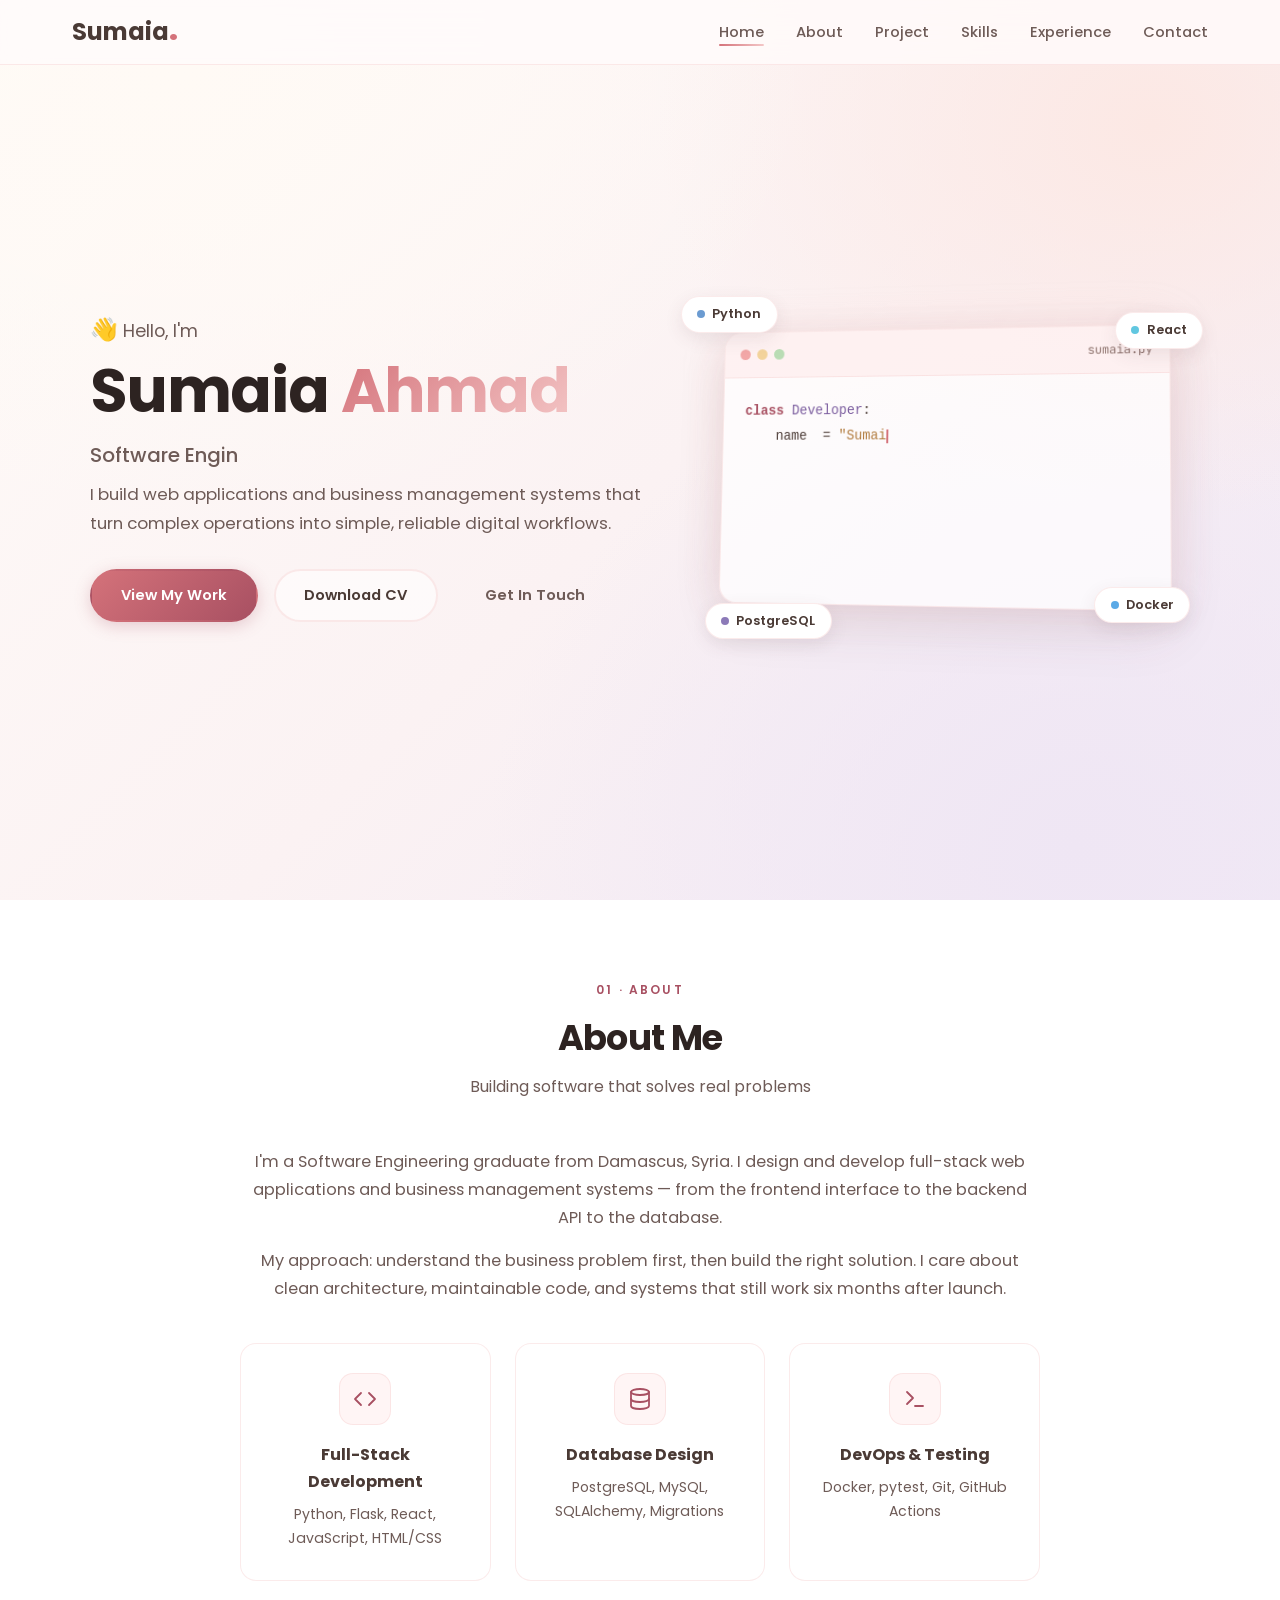
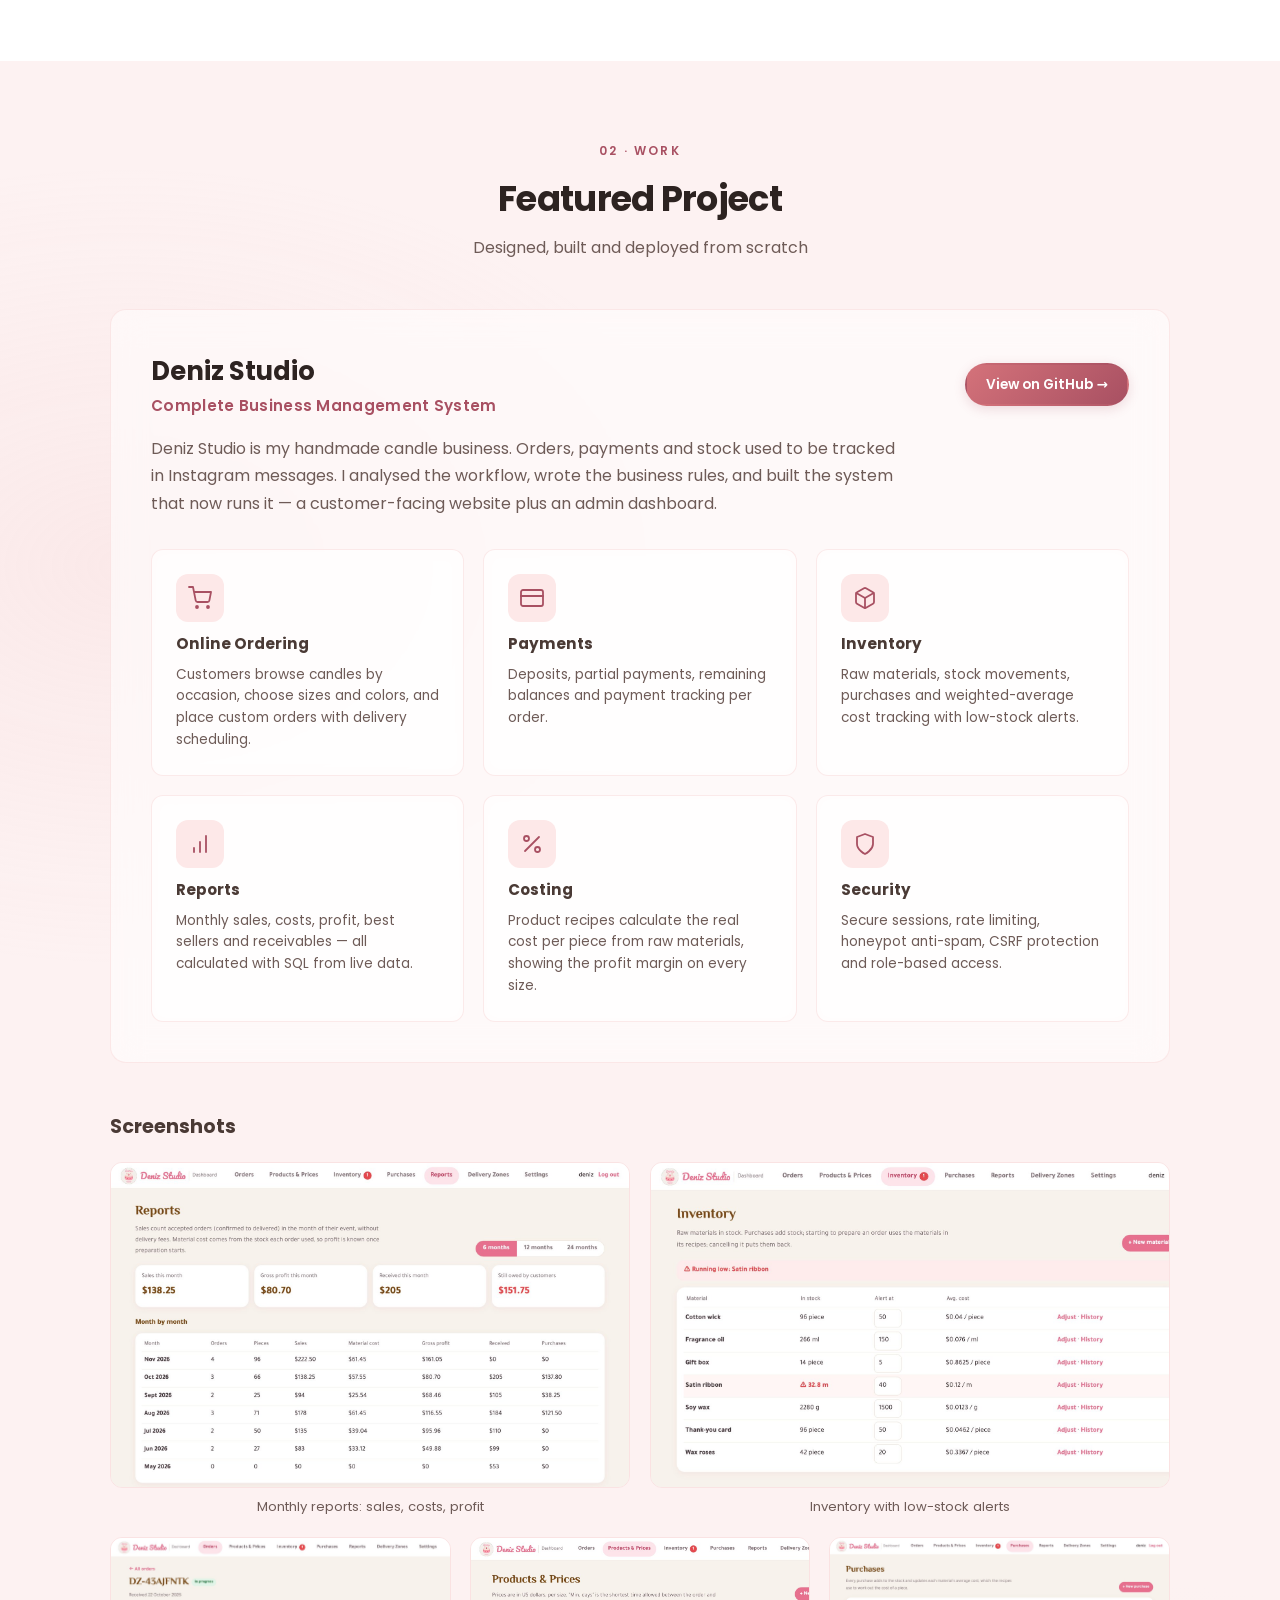
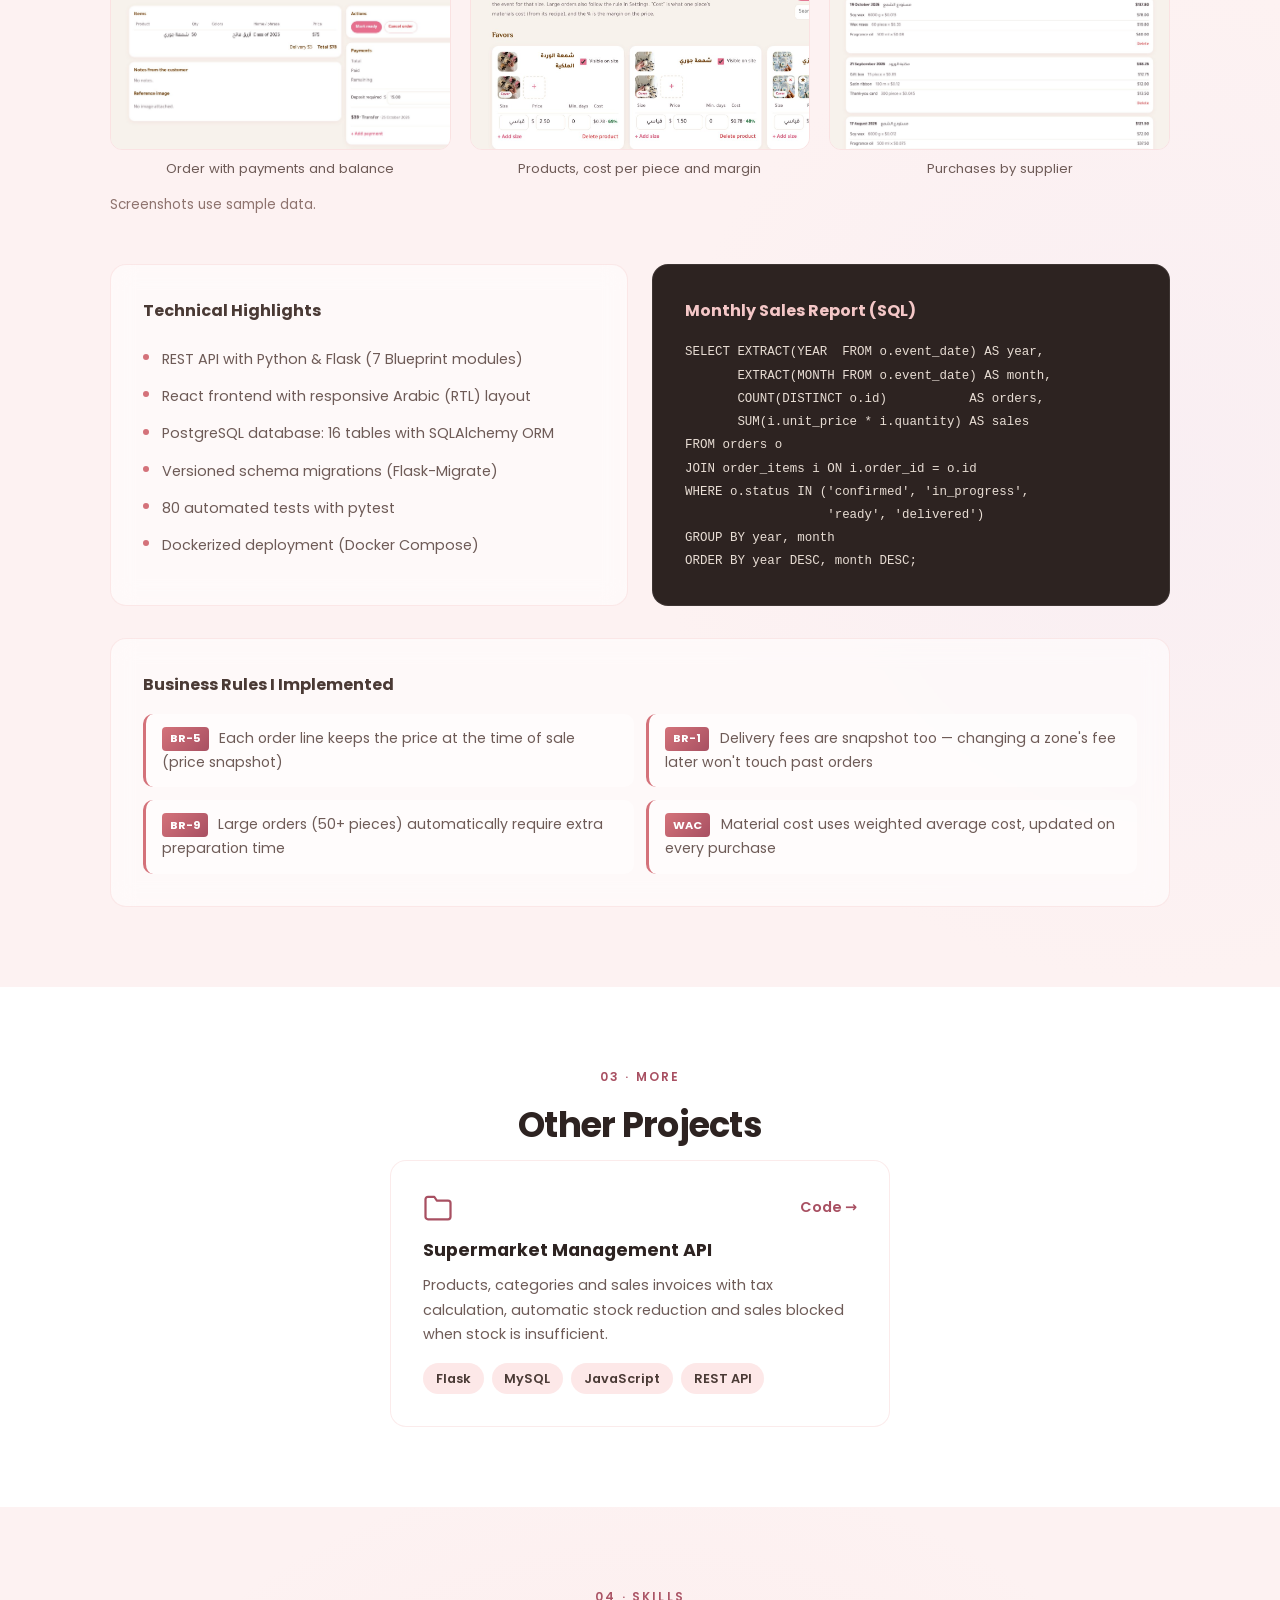
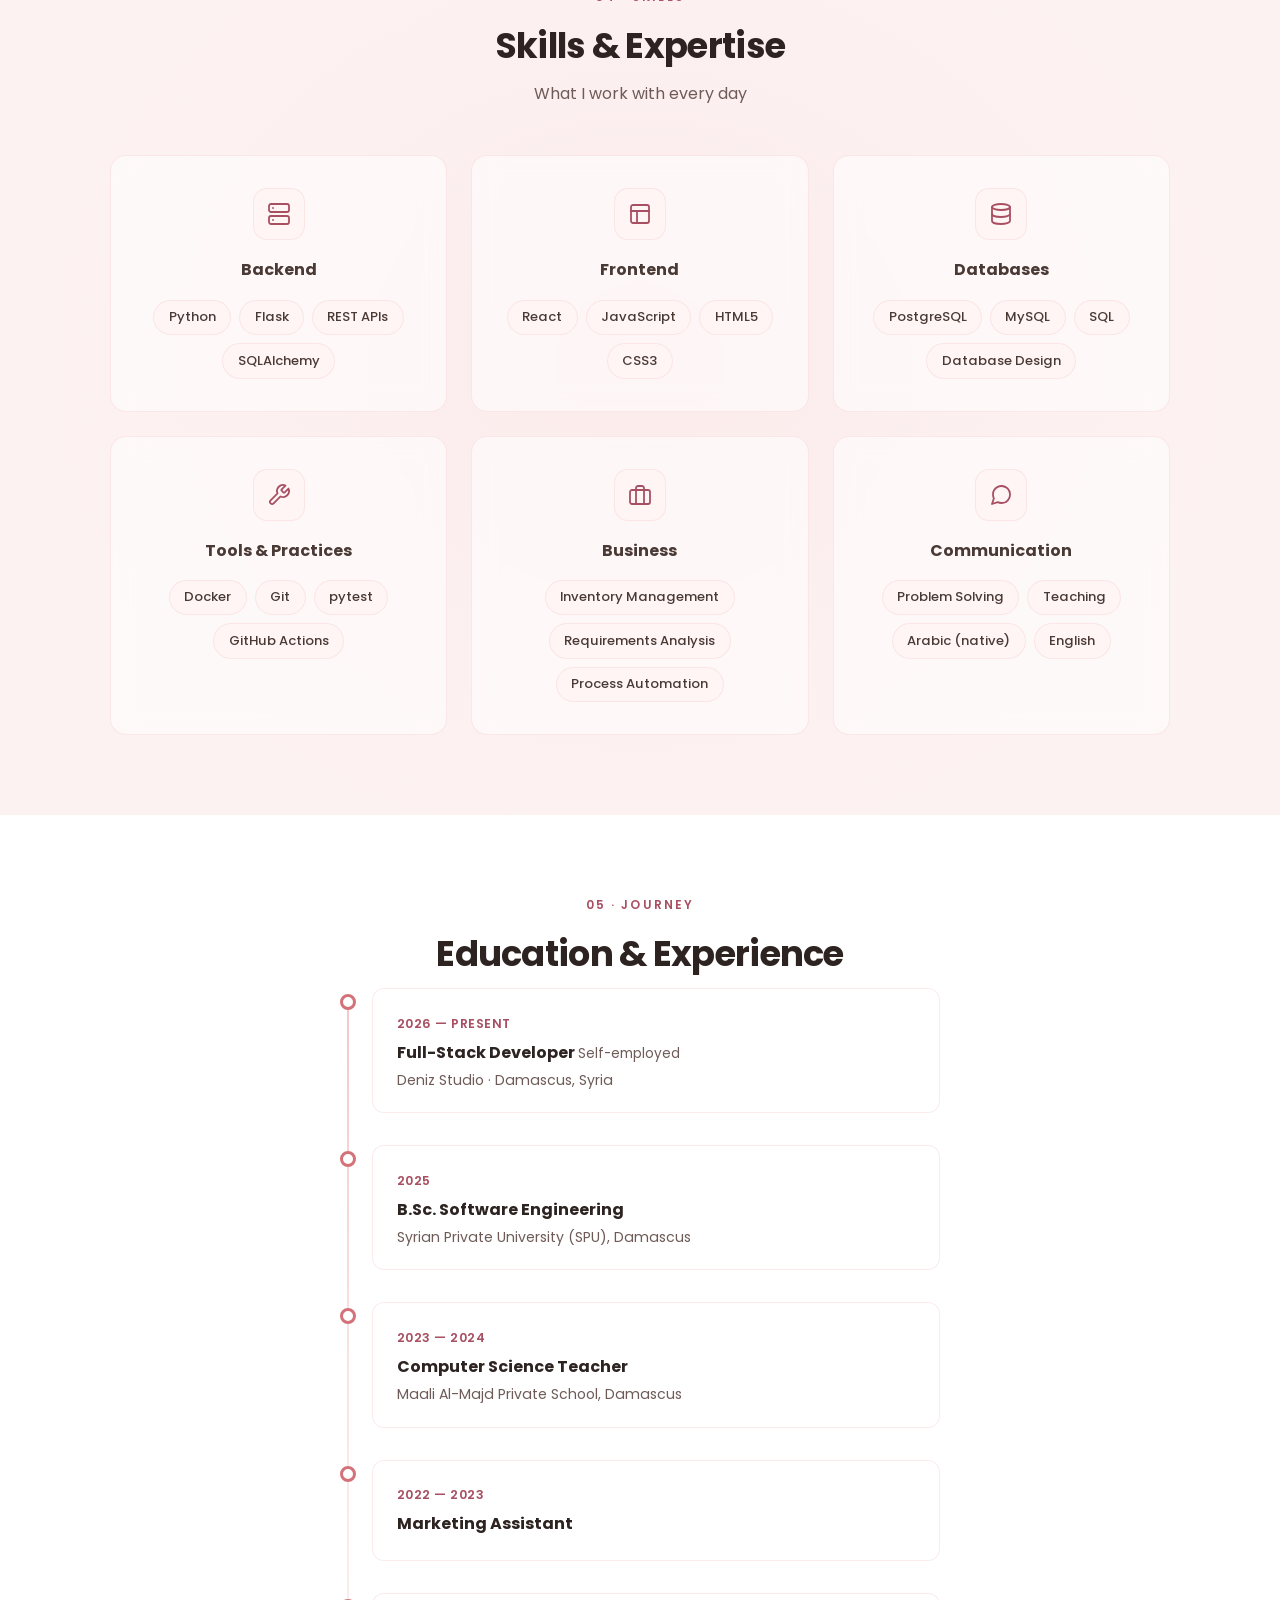
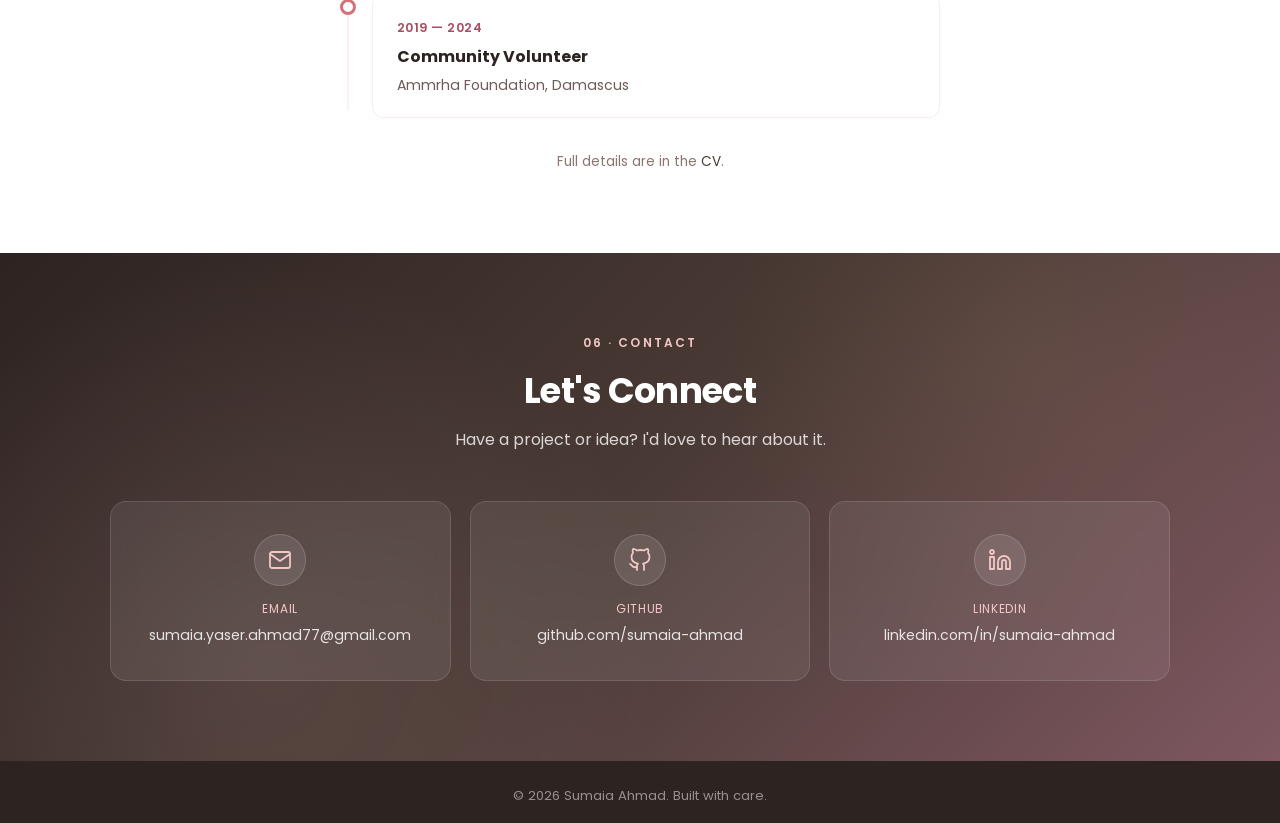
<file: index.html>
<!DOCTYPE html>
<html lang="en">
<head>
    <meta charset="UTF-8">
    <meta name="viewport" content="width=device-width, initial-scale=1.0">
    <title>Sumaia Ahmad · Software Engineer</title>
    <meta name="description" content="Software Engineer building full-stack web applications and business management systems with Python, Flask, React and PostgreSQL.">
    <meta name="theme-color" content="#FFFBFB">
    <meta property="og:type" content="website">
    <meta property="og:title" content="Sumaia Ahmad · Software Engineer">
    <meta property="og:description" content="Full-stack web applications and business management systems with Python, Flask, React and PostgreSQL.">
    <meta property="og:url" content="https://sumaia-ahmad.github.io/portfolio-erp/">
    <meta property="og:image" content="https://sumaia-ahmad.github.io/portfolio-erp/images/products.jpg">
    <meta name="twitter:card" content="summary_large_image">
    <link rel="icon" href="data:image/svg+xml,%3Csvg xmlns='http://www.w3.org/2000/svg' viewBox='0 0 64 64'%3E%3Crect width='64' height='64' rx='16' fill='%23A85062'/%3E%3Ctext x='32' y='44' text-anchor='middle' font-family='Arial' font-weight='700' font-size='34' fill='%23fff'%3ES%3C/text%3E%3C/svg%3E">
    <link rel="preconnect" href="https://fonts.googleapis.com">
    <link rel="preconnect" href="https://fonts.gstatic.com" crossorigin>
    <link href="https://fonts.googleapis.com/css2?family=Poppins:wght@300;400;500;600;700&family=JetBrains+Mono:wght@400&display=swap" rel="stylesheet">
    <link rel="stylesheet" href="style.css">
</head>
<body>
    <header>
        <nav>
            <div class="logo">Sumaia<span class="logo-dot">.</span></div>
            <ul class="nav-links">
                <li><a href="#home">Home</a></li>
                <li><a href="#about">About</a></li>
                <li><a href="#project">Project</a></li>
                <li><a href="#skills">Skills</a></li>
                <li><a href="#experience">Experience</a></li>
                <li><a href="#contact">Contact</a></li>
            </ul>
            <div class="burger" role="button" tabindex="0" aria-label="Open menu">
                <div class="line1"></div>
                <div class="line2"></div>
                <div class="line3"></div>
            </div>
        </nav>
    </header>

    <!-- Hero -->
    <section id="home" class="hero">
        <div class="hero-bg"></div>
        <div class="hero-glow" aria-hidden="true"></div>

        <div class="hero-inner">
            <div class="hero-content">
                <p class="hero-greeting"><span class="wave">&#128075;</span> Hello, I'm</p>
                <h1>Sumaia <span class="highlight">Ahmad</span></h1>
                <p class="typing-text">Software Engineer | Full-Stack Developer</p>
                <p class="hero-desc">I build web applications and business management systems that turn complex operations into simple, reliable digital workflows.</p>
                <div class="cta-buttons">
                    <a href="#project" class="btn btn-primary">View My Work</a>
                    <a href="Sumaia_Ahmad_CV.pdf" class="btn btn-outline" download>Download CV</a>
                    <a href="#contact" class="btn btn-ghost">Get In Touch</a>
                </div>
            </div>

            <div class="hero-visual" aria-hidden="true">
                <div class="code-window">
                    <div class="code-window-bar">
                        <span class="dot dot-1"></span><span class="dot dot-2"></span><span class="dot dot-3"></span>
                        <span class="code-window-title">sumaia.py</span>
                    </div>
                    <pre class="code-window-body"><code id="hero-code"></code><span class="caret"></span></pre>
                </div>
                <span class="chip chip-1"><i></i>Python</span>
                <span class="chip chip-2"><i></i>React</span>
                <span class="chip chip-3"><i></i>PostgreSQL</span>
                <span class="chip chip-4"><i></i>Docker</span>
            </div>
        </div>
    </section>

    <!-- About -->
    <section id="about" class="about">
        <div class="container">
            <p class="eyebrow">01 &middot; About</p>
            <h2 class="section-title">About Me</h2>
            <p class="section-subtitle">Building software that solves real problems</p>
            <div class="about-content">
                <div class="about-text">
                    <p>I'm a Software Engineering graduate from Damascus, Syria. I design and develop full-stack web applications and business management systems &mdash; from the frontend interface to the backend API to the database.</p>
                    <p>My approach: understand the business problem first, then build the right solution. I care about clean architecture, maintainable code, and systems that still work six months after launch.</p>
                </div>
                <div class="about-cards">
                    <div class="about-card">
                        <div class="about-icon"><svg class="icon" viewBox="0 0 24 24" fill="none" stroke="currentColor" stroke-width="1.8" stroke-linecap="round" stroke-linejoin="round"><polyline points="16 18 22 12 16 6"/><polyline points="8 6 2 12 8 18"/></svg></div>
                        <h3>Full-Stack Development</h3>
                        <p>Python, Flask, React, JavaScript, HTML/CSS</p>
                    </div>
                    <div class="about-card">
                        <div class="about-icon"><svg class="icon" viewBox="0 0 24 24" fill="none" stroke="currentColor" stroke-width="1.8" stroke-linecap="round" stroke-linejoin="round"><ellipse cx="12" cy="5" rx="9" ry="3"/><path d="M3 5v14c0 1.66 4 3 9 3s9-1.34 9-3V5"/><path d="M3 12c0 1.66 4 3 9 3s9-1.34 9-3"/></svg></div>
                        <h3>Database Design</h3>
                        <p>PostgreSQL, MySQL, SQLAlchemy, Migrations</p>
                    </div>
                    <div class="about-card">
                        <div class="about-icon"><svg class="icon" viewBox="0 0 24 24" fill="none" stroke="currentColor" stroke-width="1.8" stroke-linecap="round" stroke-linejoin="round"><polyline points="4 17 10 11 4 5"/><line x1="12" y1="19" x2="20" y2="19"/></svg></div>
                        <h3>DevOps &amp; Testing</h3>
                        <p>Docker, pytest, Git, GitHub Actions</p>
                    </div>
                </div>
            </div>
        </div>
    </section>

    <!-- Main Project -->
    <section id="project" class="project-section">
        <div class="container">
            <p class="eyebrow">02 &middot; Work</p>
            <h2 class="section-title">Featured Project</h2>
            <p class="section-subtitle">Designed, built and deployed from scratch</p>

            <div class="project-hero-card">
                <div class="project-header">
                    <div>
                        <h3>Deniz Studio</h3>
                        <p class="project-tagline">Complete Business Management System</p>
                    </div>
                    <a href="https://github.com/sumaia-ahmad/deniz-candles" target="_blank" rel="noopener" class="btn btn-sm">View on GitHub &rarr;</a>
                </div>
                <p class="project-desc">Deniz Studio is my handmade candle business. Orders, payments and stock used to be tracked in Instagram messages. I analysed the workflow, wrote the business rules, and built the system that now runs it &mdash; a customer-facing website plus an admin dashboard.</p>

                <div class="feature-grid">
                    <div class="feature-card">
                        <div class="feature-icon"><svg class="icon" viewBox="0 0 24 24" fill="none" stroke="currentColor" stroke-width="1.8" stroke-linecap="round" stroke-linejoin="round"><circle cx="9" cy="21" r="1"/><circle cx="20" cy="21" r="1"/><path d="M1 1h4l2.68 13.39a2 2 0 0 0 2 1.61h9.72a2 2 0 0 0 2-1.61L23 6H6"/></svg></div>
                        <h4>Online Ordering</h4>
                        <p>Customers browse candles by occasion, choose sizes and colors, and place custom orders with delivery scheduling.</p>
                    </div>
                    <div class="feature-card">
                        <div class="feature-icon"><svg class="icon" viewBox="0 0 24 24" fill="none" stroke="currentColor" stroke-width="1.8" stroke-linecap="round" stroke-linejoin="round"><rect x="1" y="4" width="22" height="16" rx="2"/><line x1="1" y1="10" x2="23" y2="10"/></svg></div>
                        <h4>Payments</h4>
                        <p>Deposits, partial payments, remaining balances and payment tracking per order.</p>
                    </div>
                    <div class="feature-card">
                        <div class="feature-icon"><svg class="icon" viewBox="0 0 24 24" fill="none" stroke="currentColor" stroke-width="1.8" stroke-linecap="round" stroke-linejoin="round"><path d="M21 16V8a2 2 0 0 0-1-1.73l-7-4a2 2 0 0 0-2 0l-7 4A2 2 0 0 0 3 8v8a2 2 0 0 0 1 1.73l7 4a2 2 0 0 0 2 0l7-4A2 2 0 0 0 21 16z"/><polyline points="3.27 6.96 12 12.01 20.73 6.96"/><line x1="12" y1="22.08" x2="12" y2="12"/></svg></div>
                        <h4>Inventory</h4>
                        <p>Raw materials, stock movements, purchases and weighted-average cost tracking with low-stock alerts.</p>
                    </div>
                    <div class="feature-card">
                        <div class="feature-icon"><svg class="icon" viewBox="0 0 24 24" fill="none" stroke="currentColor" stroke-width="1.8" stroke-linecap="round" stroke-linejoin="round"><line x1="12" y1="20" x2="12" y2="10"/><line x1="18" y1="20" x2="18" y2="4"/><line x1="6" y1="20" x2="6" y2="16"/></svg></div>
                        <h4>Reports</h4>
                        <p>Monthly sales, costs, profit, best sellers and receivables &mdash; all calculated with SQL from live data.</p>
                    </div>
                    <div class="feature-card">
                        <div class="feature-icon"><svg class="icon" viewBox="0 0 24 24" fill="none" stroke="currentColor" stroke-width="1.8" stroke-linecap="round" stroke-linejoin="round"><line x1="19" y1="5" x2="5" y2="19"/><circle cx="6.5" cy="6.5" r="2.5"/><circle cx="17.5" cy="17.5" r="2.5"/></svg></div>
                        <h4>Costing</h4>
                        <p>Product recipes calculate the real cost per piece from raw materials, showing the profit margin on every size.</p>
                    </div>
                    <div class="feature-card">
                        <div class="feature-icon"><svg class="icon" viewBox="0 0 24 24" fill="none" stroke="currentColor" stroke-width="1.8" stroke-linecap="round" stroke-linejoin="round"><path d="M12 22s8-4 8-10V5l-8-3-8 3v7c0 6 8 10 8 10z"/></svg></div>
                        <h4>Security</h4>
                        <p>Secure sessions, rate limiting, honeypot anti-spam, CSRF protection and role-based access.</p>
                    </div>
                </div>
            </div>

            <!-- Screenshots -->
            <div class="screenshots">
                <h3 class="screenshots-title">Screenshots</h3>
                <div class="screenshots-grid">
                    <figure class="screenshot">
                        <a href="images/reports.jpg" target="_blank" rel="noopener"><img src="images/reports.jpg" alt="Reports page" loading="lazy"></a>
                        <figcaption>Monthly reports: sales, costs, profit</figcaption>
                    </figure>
                    <figure class="screenshot">
                        <a href="images/inventory.jpg" target="_blank" rel="noopener"><img src="images/inventory.jpg" alt="Inventory page" loading="lazy"></a>
                        <figcaption>Inventory with low-stock alerts</figcaption>
                    </figure>
                    <figure class="screenshot">
                        <a href="images/order-detail.jpg" target="_blank" rel="noopener"><img src="images/order-detail.jpg" alt="Order details" loading="lazy"></a>
                        <figcaption>Order with payments and balance</figcaption>
                    </figure>
                    <figure class="screenshot">
                        <a href="images/products.jpg" target="_blank" rel="noopener"><img src="images/products.jpg" alt="Products page" loading="lazy"></a>
                        <figcaption>Products, cost per piece and margin</figcaption>
                    </figure>
                    <figure class="screenshot">
                        <a href="images/purchases.jpg" target="_blank" rel="noopener"><img src="images/purchases.jpg" alt="Purchases page" loading="lazy"></a>
                        <figcaption>Purchases by supplier</figcaption>
                    </figure>
                </div>
                <p class="note">Screenshots use sample data.</p>
            </div>

            <!-- Tech & Business Rules -->
            <div class="project-details">
                <div class="detail-card">
                    <h4>Technical Highlights</h4>
                    <ul>
                        <li>REST API with Python &amp; Flask (7 Blueprint modules)</li>
                        <li>React frontend with responsive Arabic (RTL) layout</li>
                        <li>PostgreSQL database: 16 tables with SQLAlchemy ORM</li>
                        <li>Versioned schema migrations (Flask-Migrate)</li>
                        <li>80 automated tests with pytest</li>
                        <li>Dockerized deployment (Docker Compose)</li>
                    </ul>
                </div>
                <div class="detail-card code-card">
                    <h4>Monthly Sales Report (SQL)</h4>
<pre><code>SELECT EXTRACT(YEAR  FROM o.event_date) AS year,
       EXTRACT(MONTH FROM o.event_date) AS month,
       COUNT(DISTINCT o.id)           AS orders,
       SUM(i.unit_price * i.quantity) AS sales
FROM orders o
JOIN order_items i ON i.order_id = o.id
WHERE o.status IN ('confirmed', 'in_progress',
                   'ready', 'delivered')
GROUP BY year, month
ORDER BY year DESC, month DESC;</code></pre>
                </div>
            </div>

            <!-- Business Rules -->
            <div class="business-rules">
                <h4>Business Rules I Implemented</h4>
                <div class="rules-grid">
                    <div class="rule"><span class="rule-tag">BR-5</span> Each order line keeps the price at the time of sale (price snapshot)</div>
                    <div class="rule"><span class="rule-tag">BR-1</span> Delivery fees are snapshot too &mdash; changing a zone's fee later won't touch past orders</div>
                    <div class="rule"><span class="rule-tag">BR-9</span> Large orders (50+ pieces) automatically require extra preparation time</div>
                    <div class="rule"><span class="rule-tag">WAC</span> Material cost uses weighted average cost, updated on every purchase</div>
                </div>
            </div>
        </div>
    </section>

    <!-- Other Projects -->
    <section class="other-projects">
        <div class="container">
            <p class="eyebrow">03 &middot; More</p>
            <h2 class="section-title">Other Projects</h2>
            <div class="other-grid">
                <article class="other-card">
                    <div class="other-card-header">
                        <span class="folder-icon"><svg class="icon" viewBox="0 0 24 24" fill="none" stroke="currentColor" stroke-width="1.8" stroke-linecap="round" stroke-linejoin="round"><path d="M22 19a2 2 0 0 1-2 2H4a2 2 0 0 1-2-2V5a2 2 0 0 1 2-2h5l2 3h9a2 2 0 0 1 2 2z"/></svg></span>
                        <a href="https://github.com/sumaia-ahmad/Supermarket-Management-System-" target="_blank" rel="noopener">Code &rarr;</a>
                    </div>
                    <h3>Supermarket Management API</h3>
                    <p>Products, categories and sales invoices with tax calculation, automatic stock reduction and sales blocked when stock is insufficient.</p>
                    <div class="other-tags">
                        <span>Flask</span><span>MySQL</span><span>JavaScript</span><span>REST API</span>
                    </div>
                </article>
            </div>
        </div>
    </section>

    <!-- Skills -->
    <section id="skills" class="skills-section">
        <div class="container">
            <p class="eyebrow">04 &middot; Skills</p>
            <h2 class="section-title">Skills &amp; Expertise</h2>
            <p class="section-subtitle">What I work with every day</p>
            <div class="skills-grid">
                <div class="skill-card">
                    <div class="skill-icon-wrap"><svg class="icon" viewBox="0 0 24 24" fill="none" stroke="currentColor" stroke-width="1.8" stroke-linecap="round" stroke-linejoin="round"><rect x="2" y="2" width="20" height="8" rx="2"/><rect x="2" y="14" width="20" height="8" rx="2"/><line x1="6" y1="6" x2="6.01" y2="6"/><line x1="6" y1="18" x2="6.01" y2="18"/></svg></div>
                    <h3>Backend</h3>
                    <div class="skill-tags">
                        <span>Python</span><span>Flask</span><span>REST APIs</span><span>SQLAlchemy</span>
                    </div>
                </div>
                <div class="skill-card">
                    <div class="skill-icon-wrap"><svg class="icon" viewBox="0 0 24 24" fill="none" stroke="currentColor" stroke-width="1.8" stroke-linecap="round" stroke-linejoin="round"><rect x="3" y="3" width="18" height="18" rx="2"/><line x1="3" y1="9" x2="21" y2="9"/><line x1="9" y1="21" x2="9" y2="9"/></svg></div>
                    <h3>Frontend</h3>
                    <div class="skill-tags">
                        <span>React</span><span>JavaScript</span><span>HTML5</span><span>CSS3</span>
                    </div>
                </div>
                <div class="skill-card">
                    <div class="skill-icon-wrap"><svg class="icon" viewBox="0 0 24 24" fill="none" stroke="currentColor" stroke-width="1.8" stroke-linecap="round" stroke-linejoin="round"><ellipse cx="12" cy="5" rx="9" ry="3"/><path d="M3 5v14c0 1.66 4 3 9 3s9-1.34 9-3V5"/><path d="M3 12c0 1.66 4 3 9 3s9-1.34 9-3"/></svg></div>
                    <h3>Databases</h3>
                    <div class="skill-tags">
                        <span>PostgreSQL</span><span>MySQL</span><span>SQL</span><span>Database Design</span>
                    </div>
                </div>
                <div class="skill-card">
                    <div class="skill-icon-wrap"><svg class="icon" viewBox="0 0 24 24" fill="none" stroke="currentColor" stroke-width="1.8" stroke-linecap="round" stroke-linejoin="round"><path d="M14.7 6.3a1 1 0 0 0 0 1.4l1.6 1.6a1 1 0 0 0 1.4 0l3.77-3.77a6 6 0 0 1-7.94 7.94l-6.91 6.91a2.12 2.12 0 0 1-3-3l6.91-6.91a6 6 0 0 1 7.94-7.94l-3.76 3.76z"/></svg></div>
                    <h3>Tools &amp; Practices</h3>
                    <div class="skill-tags">
                        <span>Docker</span><span>Git</span><span>pytest</span><span>GitHub Actions</span>
                    </div>
                </div>
                <div class="skill-card">
                    <div class="skill-icon-wrap"><svg class="icon" viewBox="0 0 24 24" fill="none" stroke="currentColor" stroke-width="1.8" stroke-linecap="round" stroke-linejoin="round"><rect x="2" y="7" width="20" height="14" rx="2"/><path d="M16 21V5a2 2 0 0 0-2-2h-4a2 2 0 0 0-2 2v16"/></svg></div>
                    <h3>Business</h3>
                    <div class="skill-tags">
                        <span>Inventory Management</span><span>Requirements Analysis</span><span>Process Automation</span>
                    </div>
                </div>
                <div class="skill-card">
                    <div class="skill-icon-wrap"><svg class="icon" viewBox="0 0 24 24" fill="none" stroke="currentColor" stroke-width="1.8" stroke-linecap="round" stroke-linejoin="round"><path d="M21 11.5a8.38 8.38 0 0 1-.9 3.8 8.5 8.5 0 0 1-7.6 4.7 8.38 8.38 0 0 1-3.8-.9L3 21l1.9-5.7a8.38 8.38 0 0 1-.9-3.8 8.5 8.5 0 0 1 4.7-7.6 8.38 8.38 0 0 1 3.8-.9h.5a8.48 8.48 0 0 1 8 8v.5z"/></svg></div>
                    <h3>Communication</h3>
                    <div class="skill-tags">
                        <span>Problem Solving</span><span>Teaching</span><span>Arabic (native)</span><span>English</span>
                    </div>
                </div>
            </div>
        </div>
    </section>

    <!-- Experience -->
    <section id="experience" class="experience-section">
        <div class="container">
            <p class="eyebrow">05 &middot; Journey</p>
            <h2 class="section-title">Education &amp; Experience</h2>
            <div class="timeline">
                <div class="timeline-item">
                    <div class="timeline-dot"></div>
                    <div class="timeline-content">
                        <span class="timeline-date">2026 &mdash; Present</span>
                        <h3>Full-Stack Developer <span class="timeline-type">Self-employed</span></h3>
                        <p>Deniz Studio &middot; Damascus, Syria</p>
                    </div>
                </div>
                <div class="timeline-item">
                    <div class="timeline-dot"></div>
                    <div class="timeline-content">
                        <span class="timeline-date">2025</span>
                        <h3>B.Sc. Software Engineering</h3>
                        <p>Syrian Private University (SPU), Damascus</p>
                    </div>
                </div>
                <div class="timeline-item">
                    <div class="timeline-dot"></div>
                    <div class="timeline-content">
                        <span class="timeline-date">2023 &mdash; 2024</span>
                        <h3>Computer Science Teacher</h3>
                        <p>Maali Al-Majd Private School, Damascus</p>
                    </div>
                </div>
                <div class="timeline-item">
                    <div class="timeline-dot"></div>
                    <div class="timeline-content">
                        <span class="timeline-date">2022 &mdash; 2023</span>
                        <h3>Marketing Assistant</h3>
                    </div>
                </div>
                <div class="timeline-item">
                    <div class="timeline-dot"></div>
                    <div class="timeline-content">
                        <span class="timeline-date">2019 &mdash; 2024</span>
                        <h3>Community Volunteer</h3>
                        <p>Ammrha Foundation, Damascus</p>
                    </div>
                </div>
            </div>
            <p class="note" style="text-align:center; margin-top:2rem;">Full details are in the <a href="Sumaia_Ahmad_CV.pdf" download>CV</a>.</p>
        </div>
    </section>

    <!-- Contact -->
    <section id="contact" class="contact-section">
        <div class="container">
            <p class="eyebrow light">06 &middot; Contact</p>
            <h2 class="section-title light">Let's Connect</h2>
            <p class="section-subtitle light">Have a project or idea? I'd love to hear about it.</p>
            <div class="contact-grid">
                <a href="mailto:sumaia.yaser.ahmad77@gmail.com" class="contact-card">
                    <span class="contact-emoji"><svg class="icon" viewBox="0 0 24 24" fill="none" stroke="currentColor" stroke-width="1.8" stroke-linecap="round" stroke-linejoin="round"><path d="M4 4h16c1.1 0 2 .9 2 2v12c0 1.1-.9 2-2 2H4c-1.1 0-2-.9-2-2V6c0-1.1.9-2 2-2z"/><polyline points="22,6 12,13 2,6"/></svg></span>
                    <span class="contact-label">Email</span>
                    <span class="contact-value">sumaia.yaser.ahmad77@gmail.com</span>
                </a>
                <a href="https://github.com/sumaia-ahmad" target="_blank" rel="noopener" class="contact-card">
                    <span class="contact-emoji"><svg class="icon" viewBox="0 0 24 24" fill="none" stroke="currentColor" stroke-width="1.8" stroke-linecap="round" stroke-linejoin="round"><path d="M9 19c-5 1.5-5-2.5-7-3m14 6v-3.87a3.37 3.37 0 0 0-.94-2.61c3.14-.35 6.44-1.54 6.44-7A5.44 5.44 0 0 0 20 4.77 5.07 5.07 0 0 0 19.91 1S18.73.65 16 2.48a13.38 13.38 0 0 0-7 0C6.27.65 5.09 1 5.09 1A5.07 5.07 0 0 0 5 4.77a5.44 5.44 0 0 0-1.5 3.78c0 5.42 3.3 6.61 6.44 7A3.37 3.37 0 0 0 9 18.13V22"/></svg></span>
                    <span class="contact-label">GitHub</span>
                    <span class="contact-value">github.com/sumaia-ahmad</span>
                </a>
                <a href="https://www.linkedin.com/in/sumaia-ahmad" target="_blank" rel="noopener" class="contact-card">
                    <span class="contact-emoji"><svg class="icon" viewBox="0 0 24 24" fill="none" stroke="currentColor" stroke-width="1.8" stroke-linecap="round" stroke-linejoin="round"><path d="M16 8a6 6 0 0 1 6 6v7h-4v-7a2 2 0 0 0-2-2 2 2 0 0 0-2 2v7h-4v-7a6 6 0 0 1 6-6z"/><rect x="2" y="9" width="4" height="12"/><circle cx="4" cy="4" r="2"/></svg></span>
                    <span class="contact-label">LinkedIn</span>
                    <span class="contact-value">linkedin.com/in/sumaia-ahmad</span>
                </a>
            </div>
        </div>
    </section>

    <footer>
        <p>&copy; 2026 Sumaia Ahmad. Built with care.</p>
    </footer>

    <script src="script.js"></script>
</body>
</html>
</file>
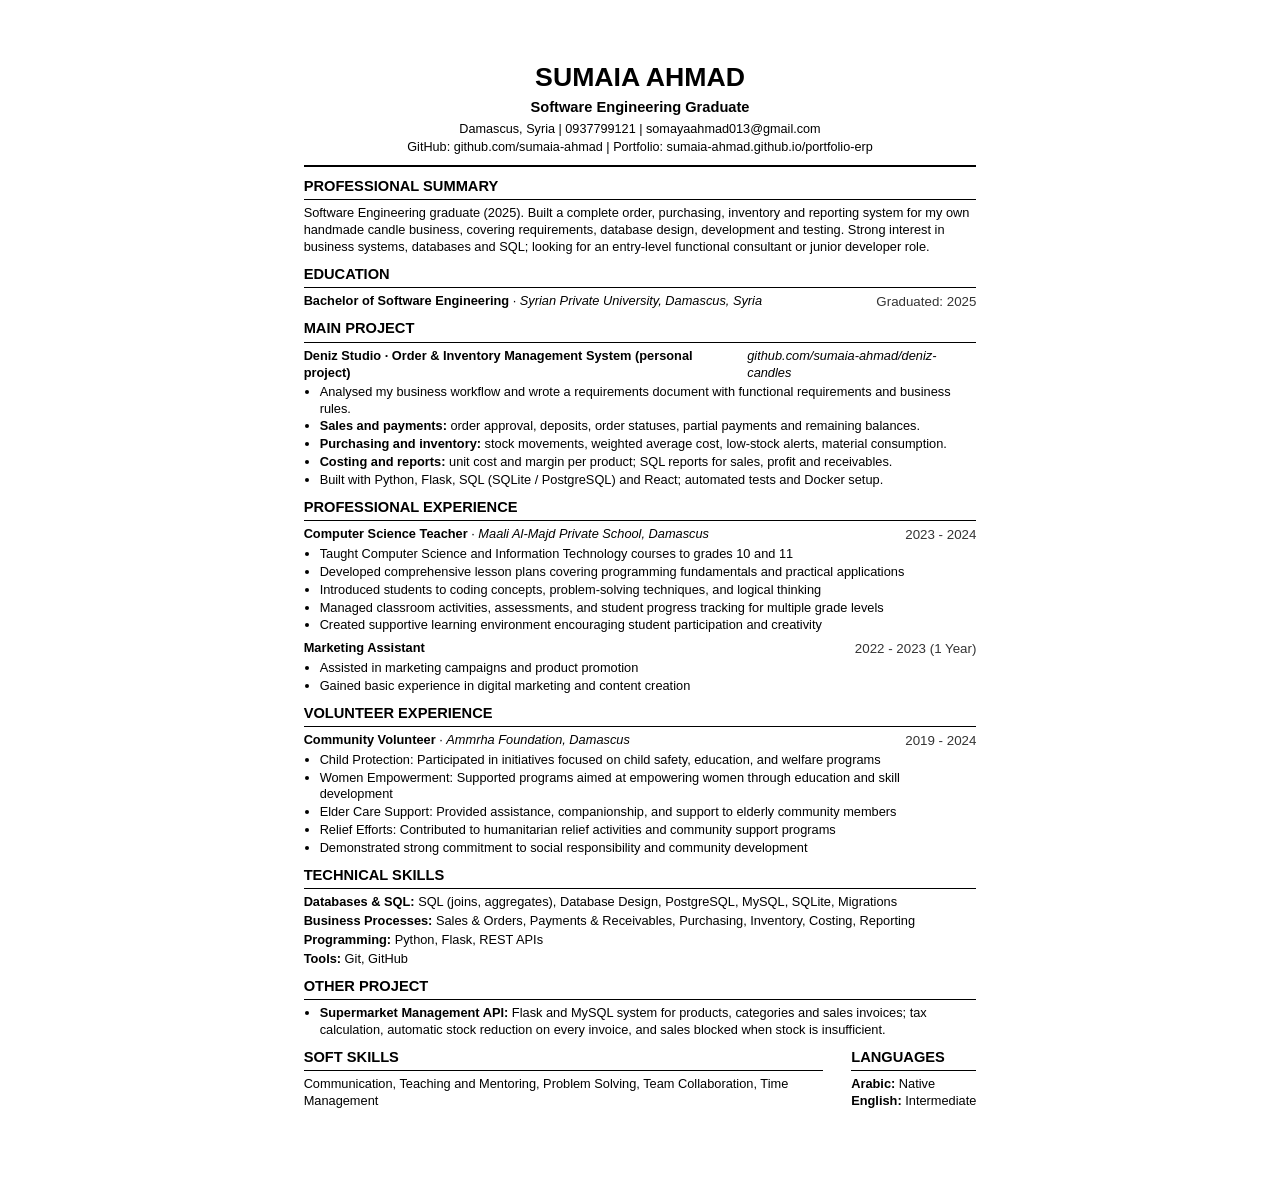
<file: cv.html>
<!DOCTYPE html>
<html lang="en">
<head>
    <meta charset="UTF-8">
    <meta name="viewport" content="width=device-width, initial-scale=1.0">
    <title>Sumaia Ahmad - CV</title>
    <style>
        /* ATS-friendly CV styling */
        * {
            margin: 0;
            padding: 0;
            box-sizing: border-box;
        }

        @page {
            size: A4;
            margin: 10mm 14mm;
        }

        body {
            font-family: Arial, Helvetica, sans-serif;
            font-size: 9.6pt;
            line-height: 1.32;
            color: #000000;
            background: #ffffff;
            max-width: 210mm;
            margin: 0 auto;
        }

        a {
            color: #000000;
            text-decoration: none;
        }

        .header {
            text-align: center;
            margin-bottom: 10px;
            padding-bottom: 8px;
            border-bottom: 2px solid #000000;
        }

        .name {
            font-size: 20pt;
            font-weight: bold;
            margin-bottom: 2px;
            text-transform: uppercase;
        }

        .title {
            font-size: 11pt;
            margin-bottom: 4px;
            font-weight: bold;
        }

        .contact {
            font-size: 9.5pt;
            line-height: 1.4;
        }

        .section {
            margin-bottom: 9px;
        }

        .section-title {
            font-size: 11pt;
            font-weight: bold;
            text-transform: uppercase;
            margin-bottom: 5px;
            padding-bottom: 3px;
            border-bottom: 1px solid #000000;
        }

        .content {
            margin-bottom: 6px;
        }

        /* Title and place on the left, dates on the right, in one line */
        .entry-head {
            display: flex;
            justify-content: space-between;
            gap: 12px;
        }

        .job-title {
            font-weight: bold;
        }

        .company {
            font-style: italic;
            font-size: 9.6pt;
        }

        .date {
            font-size: 10pt;
            color: #333333;
        }

        ul {
            margin-left: 16px;
            margin-top: 2px;
        }

        li {
            margin-bottom: 1px;
        }

        .two-cols {
            display: flex;
            gap: 28px;
        }

        .two-cols > .section:first-child {
            flex: 1;
        }

        .skill-category {
            margin-bottom: 2px;
        }

        .content,
        li {
            break-inside: avoid;
        }

        @media screen {
            body {
                padding: 16mm;
            }
        }
    </style>
</head>
<body>
    <div class="header">
        <div class="name">Sumaia Ahmad</div>
        <div class="title">Software Engineering Graduate</div>
        <div class="contact">
            Damascus, Syria | 0937799121 | somayaahmad013@gmail.com<br>
            GitHub: github.com/sumaia-ahmad | Portfolio: sumaia-ahmad.github.io/portfolio-erp
        </div>
    </div>

    <div class="section">
        <div class="section-title">Professional Summary</div>
        <p>
            Software Engineering graduate (2025). Built a complete order, purchasing, inventory and reporting system for
            my own handmade candle business, covering requirements, database design, development and testing. Strong
            interest in business systems, databases and SQL; looking for an entry-level functional consultant or junior
            developer role.
        </p>
    </div>

    <div class="section">
        <div class="section-title">Education</div>
        <div class="content">
            <div class="entry-head">
                <div><span class="job-title">Bachelor of Software Engineering</span> · <span class="company">Syrian Private University, Damascus, Syria</span></div>
                <div class="date">Graduated: 2025</div>
            </div>
        </div>
    </div>

    <div class="section">
        <div class="section-title">Main Project</div>
        <div class="content">
            <div class="entry-head">
                <div class="job-title">Deniz Studio · Order &amp; Inventory Management System (personal project)</div>
                <div class="company">github.com/sumaia-ahmad/deniz-candles</div>
            </div>
            <ul>
                <li>Analysed my business workflow and wrote a requirements document with functional requirements and business rules.</li>
                <li><strong>Sales and payments:</strong> order approval, deposits, order statuses, partial payments and remaining balances.</li>
                <li><strong>Purchasing and inventory:</strong> stock movements, weighted average cost, low-stock alerts, material consumption.</li>
                <li><strong>Costing and reports:</strong> unit cost and margin per product; SQL reports for sales, profit and receivables.</li>
                <li>Built with Python, Flask, SQL (SQLite / PostgreSQL) and React; automated tests and Docker setup.</li>
            </ul>
        </div>
    </div>

    <div class="section">
        <div class="section-title">Professional Experience</div>
        <div class="content">
            <div class="entry-head">
                <div><span class="job-title">Computer Science Teacher</span> · <span class="company">Maali Al-Majd Private School, Damascus</span></div>
                <div class="date">2023 - 2024</div>
            </div>
            <ul>
                <li>Taught Computer Science and Information Technology courses to grades 10 and 11</li>
                <li>Developed comprehensive lesson plans covering programming fundamentals and practical applications</li>
                <li>Introduced students to coding concepts, problem-solving techniques, and logical thinking</li>
                <li>Managed classroom activities, assessments, and student progress tracking for multiple grade levels</li>
                <li>Created supportive learning environment encouraging student participation and creativity</li>
            </ul>
        </div>
        <div class="content">
            <div class="entry-head">
                <div class="job-title">Marketing Assistant</div>
                <div class="date">2022 - 2023 (1 Year)</div>
            </div>
            <ul>
                <li>Assisted in marketing campaigns and product promotion</li>
                <li>Gained basic experience in digital marketing and content creation</li>
            </ul>
        </div>
    </div>

    <div class="section">
        <div class="section-title">Volunteer Experience</div>
        <div class="content">
            <div class="entry-head">
                <div><span class="job-title">Community Volunteer</span> · <span class="company">Ammrha Foundation, Damascus</span></div>
                <div class="date">2019 - 2024</div>
            </div>
            <ul>
                <li>Child Protection: Participated in initiatives focused on child safety, education, and welfare programs</li>
                <li>Women Empowerment: Supported programs aimed at empowering women through education and skill development</li>
                <li>Elder Care Support: Provided assistance, companionship, and support to elderly community members</li>
                <li>Relief Efforts: Contributed to humanitarian relief activities and community support programs</li>
                <li>Demonstrated strong commitment to social responsibility and community development</li>
            </ul>
        </div>
    </div>

    <div class="section">
        <div class="section-title">Technical Skills</div>
        <div class="skill-category"><strong>Databases &amp; SQL:</strong> SQL (joins, aggregates), Database Design, PostgreSQL, MySQL, SQLite, Migrations</div>
        <div class="skill-category"><strong>Business Processes:</strong> Sales &amp; Orders, Payments &amp; Receivables, Purchasing, Inventory, Costing, Reporting</div>
        <div class="skill-category"><strong>Programming:</strong> Python, Flask, REST APIs</div>
        <div class="skill-category"><strong>Tools:</strong> Git, GitHub</div>
    </div>

    <div class="section">
        <div class="section-title">Other Project</div>
        <div class="content">
            <ul>
                <li><strong>Supermarket Management API:</strong> Flask and MySQL system for products, categories and sales invoices; tax calculation, automatic stock reduction on every invoice, and sales blocked when stock is insufficient.</li>
            </ul>
        </div>
    </div>

    <div class="two-cols">
    <div class="section">
        <div class="section-title">Soft Skills</div>
        <p>Communication, Teaching and Mentoring, Problem Solving, Team Collaboration, Time Management</p>
    </div>

    <div class="section">
        <div class="section-title">Languages</div>
        <p><strong>Arabic:</strong> Native<br><strong>English:</strong> Intermediate</p>
    </div>
    </div>
</body>
</html>
</file>
<file: style.css>
:root {
    --cream: #FFFBFB;
    --cream-dark: #FDF2F2;
    --rose: #F4C7C7;
    --rose-soft: #F9E2E2;
    --rose-light: #FDE8E8;
    --rose-pale: #FFF5F5;
    --rose-strong: #d4727a;
    --rose-accent: #A85062;
    --brown: #4A3A35;
    --brown-light: #6E5B57;
    --brown-dark: #2D2321;
    --gold: #c9a96e;
    --gold-light: #e2cc9c;
    --text: #4A3A35;
    --text-soft: #6E5B57;
    --text-light: #8E736E;
    --white: #ffffff;

    --glass-bg: rgba(255, 255, 255, 0.55);
    --glass-border: rgba(244, 199, 199, 0.35);
    --glass-bg-hover: rgba(255, 255, 255, 0.75);

    --shadow: 0 4px 24px rgba(90, 60, 66, 0.08);
    --shadow-hover: 0 12px 40px rgba(90, 60, 66, 0.14);
    --glow: 0 0 30px rgba(244, 199, 199, 0.5);
    --radius: 16px;
}

* { box-sizing: border-box; margin: 0; padding: 0; }

html { scroll-behavior: smooth; scroll-padding-top: 70px; }

body {
    font-family: 'Poppins', system-ui, -apple-system, sans-serif;
    background: var(--cream);
    color: var(--text);
    line-height: 1.7;
    overflow-x: hidden;
}

img { max-width: 100%; display: block; }

a { color: var(--brown); text-decoration: none; transition: color 0.3s; }
a:hover { color: var(--rose-accent); }
a:focus-visible, button:focus-visible, .burger:focus-visible { outline: 2px solid var(--rose-accent); outline-offset: 3px; border-radius: 6px; }

.container { max-width: 1100px; margin: 0 auto; padding: 0 20px; }

/* -------- Header -------- */
header {
    position: fixed;
    top: 0;
    width: 100%;
    background: rgba(255, 251, 251, 0.85);
    backdrop-filter: blur(16px);
    -webkit-backdrop-filter: blur(16px);
    z-index: 100;
    border-bottom: 1px solid var(--glass-border);
}

nav {
    display: flex;
    align-items: center;
    justify-content: space-between;
    padding: 0 2rem;
    max-width: 1200px;
    margin: 0 auto;
    min-height: 64px;
}

.logo {
    font-size: 1.5rem;
    font-weight: 700;
    color: var(--brown);
}

.logo-dot { color: var(--rose-strong); font-size: 2rem; line-height: 0; }

.nav-links {
    display: flex;
    list-style: none;
    gap: 2rem;
}

.nav-links a {
    color: var(--text-soft);
    font-weight: 500;
    font-size: 0.92rem;
    transition: all 0.3s;
    position: relative;
}

.nav-links a::after {
    content: '';
    position: absolute;
    bottom: -4px;
    left: 0;
    width: 0;
    height: 2.5px;
    background: linear-gradient(90deg, var(--rose-strong), var(--rose));
    border-radius: 2px;
    transition: width 0.3s;
}

.nav-links a:hover { color: var(--brown); }
.nav-links a:hover::after, .nav-links a.active::after { width: 100%; }

.burger { display: none; cursor: pointer; flex-direction: column; gap: 5px; }
.burger div { width: 24px; height: 2.5px; background: var(--brown); border-radius: 2px; transition: all 0.3s; }

/* -------- Hero -------- */
.hero {
    min-height: 100vh;
    display: flex;
    align-items: center;
    justify-content: center;
    text-align: center;
    padding: 6rem 2rem 4rem;
    position: relative;
    overflow: hidden;
    background: linear-gradient(135deg, #fffbf8, #fbf2f3 52%, #f1e9f6);
}

.hero-bg {
    position: absolute;
    inset: 0;
    background:
        radial-gradient(1100px 780px at 14% 8%, #fffaf5, transparent 58%),
        radial-gradient(950px 760px at 90% 14%, #fce8e4, transparent 52%),
        radial-gradient(1050px 900px at 84% 94%, #efe6f4, transparent 56%);
}

.hero-glow {
    position: absolute;
    width: 520px;
    height: 520px;
    border-radius: 50%;
    background: radial-gradient(circle, rgba(244, 199, 199, 0.45), transparent 65%);
    left: 0;
    top: 0;
    transform: translate(-50%, -50%);
    pointer-events: none;
    opacity: 0;
    transition: opacity 0.4s;
}

.hero:hover .hero-glow { opacity: 1; }

.hero-inner {
    position: relative;
    z-index: 2;
    width: 100%;
    max-width: 1100px;
    display: grid;
    grid-template-columns: 1.1fr 1fr;
    align-items: center;
    gap: 3rem;
    text-align: left;
}

.hero-content { max-width: 560px; }
.hero-inner .hero-desc { margin-left: 0; }
.hero-inner .cta-buttons { justify-content: flex-start; }

/* Code window */
.hero-visual {
    position: relative;
    perspective: 1000px;
    padding: 2.5rem 1.5rem;
    animation: fadeInUp 0.9s ease 0.5s both;
}

.code-window {
    background: rgba(255, 255, 255, 0.7);
    backdrop-filter: blur(18px);
    -webkit-backdrop-filter: blur(18px);
    border: 1px solid var(--glass-border);
    border-radius: 18px;
    box-shadow: 0 20px 50px rgba(90, 60, 66, 0.12), 0 0 40px rgba(244, 199, 199, 0.35);
    overflow: hidden;
    transform: rotateY(-8deg) rotateX(4deg);
    transition: transform 0.2s ease-out;
    transform-style: preserve-3d;
}

.code-window-bar {
    display: flex;
    align-items: center;
    gap: 7px;
    padding: 0.8rem 1rem;
    border-bottom: 1px solid var(--glass-border);
    background: rgba(253, 232, 232, 0.5);
}

.dot { width: 11px; height: 11px; border-radius: 50%; }
.dot-1 { background: #f2a7a7; }
.dot-2 { background: #f3d39b; }
.dot-3 { background: #b9dcb4; }

.code-window-title {
    margin-left: auto;
    font-family: 'JetBrains Mono', monospace;
    font-size: 0.75rem;
    color: var(--text-light);
}

.code-window-body {
    font-family: 'JetBrains Mono', ui-monospace, monospace;
    font-size: 0.86rem;
    line-height: 1.85;
    padding: 1.3rem 1.4rem 1.5rem;
    min-height: 230px;
    color: var(--brown);
    white-space: pre;
    overflow: hidden;
}

.code-window-body .kw { color: var(--rose-accent); font-weight: 600; }
.code-window-body .str { color: #b07a3c; }
.code-window-body .fn { color: #7a5c9e; }
.code-window-body .cm { color: var(--text-light); font-style: italic; }

.caret {
    display: inline-block;
    width: 2px;
    height: 1.05em;
    background: var(--rose-strong);
    vertical-align: text-bottom;
    animation: blink 1s steps(1) infinite;
}

@keyframes blink { 50% { opacity: 0; } }

/* Tech chips */
.chip {
    position: absolute;
    background: var(--white);
    border: 1px solid var(--glass-border);
    border-radius: 50px;
    padding: 0.4rem 0.95rem;
    font-size: 0.8rem;
    font-weight: 600;
    color: var(--brown);
    box-shadow: 0 6px 18px rgba(90, 60, 66, 0.1);
    white-space: nowrap;
    display: inline-flex;
    align-items: center;
    gap: 0.45rem;
    animation: bob 5s ease-in-out infinite;
}

.chip-1 { top: 0.6rem; left: -0.5rem; }
.chip-2 { top: 1.6rem; right: -0.8rem; animation-delay: 1.2s; }
.chip-3 { bottom: 0.4rem; left: 1rem; animation-delay: 0.6s; }
.chip-4 { bottom: 1.4rem; right: 0; animation-delay: 1.8s; }

.chip i { width: 8px; height: 8px; border-radius: 50%; display: inline-block; }
.chip-1 i { background: #6b9bd1; }
.chip-2 i { background: #61c7e0; }
.chip-3 i { background: #8c7ab8; }
.chip-4 i { background: #5aa9e6; }

@keyframes bob {
    0%, 100% { transform: translateY(0); }
    50% { transform: translateY(-10px); }
}

.hero-greeting {
    font-size: 1.1rem;
    color: var(--text-soft);
    font-weight: 400;
    margin-bottom: 0.5rem;
    animation: fadeInUp 0.8s ease;
}

.hero h1 {
    font-size: clamp(2.5rem, 6vw, 3.8rem);
    font-weight: 700;
    line-height: 1.15;
    letter-spacing: -0.02em;
    color: var(--brown-dark);
    animation: fadeInUp 0.8s ease 0.15s both;
}

.highlight {
    background: linear-gradient(135deg, var(--rose-strong), var(--rose));
    -webkit-background-clip: text;
    -webkit-text-fill-color: transparent;
    background-clip: text;
}

.typing-text {
    font-size: 1.25rem;
    color: var(--brown-light);
    font-weight: 500;
    margin: 0.8rem 0 0.5rem;
    min-height: 1.8rem;
    animation: fadeInUp 0.8s ease 0.3s both;
}

.hero-desc {
    font-size: 1.05rem;
    color: var(--text-soft);
    max-width: 560px;
    margin: 0 auto 2rem;
    animation: fadeInUp 0.8s ease 0.45s both;
}

.cta-buttons {
    display: flex;
    gap: 1rem;
    justify-content: center;
    flex-wrap: wrap;
    animation: fadeInUp 0.8s ease 0.6s both;
}

.btn {
    padding: 0.75rem 1.8rem;
    border-radius: 50px;
    font-weight: 600;
    font-size: 0.92rem;
    transition: all 0.3s;
    display: inline-block;
    border: 2px solid transparent;
}

.btn:hover { text-decoration: none; transform: translateY(-3px); }

.btn-primary {
    background: linear-gradient(135deg, var(--rose-strong), var(--rose-accent));
    color: var(--white);
    border-color: transparent;
    box-shadow: 0 4px 16px rgba(168, 80, 98, 0.25);
}
.btn-primary:hover { box-shadow: 0 8px 28px rgba(168, 80, 98, 0.35); }

.btn-outline {
    background: var(--glass-bg);
    backdrop-filter: blur(8px);
    color: var(--brown);
    border-color: var(--glass-border);
}
.btn-outline:hover { background: var(--white); border-color: var(--rose); }

.btn-ghost {
    background: transparent;
    color: var(--brown-light);
    border-color: transparent;
}
.btn-ghost:hover { color: var(--rose-accent); }

.btn-sm {
    padding: 0.5rem 1.2rem;
    border-radius: 50px;
    font-weight: 600;
    font-size: 0.85rem;
    background: linear-gradient(135deg, var(--rose-strong), var(--rose-accent));
    color: var(--white);
    transition: all 0.3s;
    display: inline-block;
    box-shadow: 0 3px 12px rgba(168, 80, 98, 0.2);
}
.btn-sm:hover { transform: translateY(-2px); box-shadow: 0 6px 20px rgba(168, 80, 98, 0.3); color: var(--white); text-decoration: none; }

/* -------- Section Titles -------- */
.icon { width: 24px; height: 24px; display: block; }

.eyebrow {
    text-align: center;
    font-size: 0.75rem;
    font-weight: 600;
    letter-spacing: 0.18em;
    text-transform: uppercase;
    color: var(--rose-accent);
    margin-bottom: 0.5rem;
}
.eyebrow.light { color: var(--rose); }

.section-title {
    letter-spacing: -0.02em;
    font-size: clamp(1.6rem, 3.5vw, 2.2rem);
    text-align: center;
    color: var(--brown-dark);
    margin-bottom: 0.3rem;
}

.section-title.light { color: var(--white); }

.section-subtitle {
    text-align: center;
    color: var(--text-soft);
    font-size: 1rem;
    margin-bottom: 3rem;
}

.section-subtitle.light { color: rgba(255,255,255,0.8); }

.note { font-size: 0.85rem; color: var(--text-light); margin-top: 0.8rem; }

/* -------- About -------- */
.about { padding: 5rem 0; background: var(--white); }

.about-content { max-width: 800px; margin: 0 auto; }

.about-text { text-align: center; margin-bottom: 2.5rem; }
.about-text p { color: var(--text-soft); margin-bottom: 1rem; font-size: 1.02rem; }

.about-cards { display: grid; grid-template-columns: repeat(3, 1fr); gap: 1.5rem; }

.about-card {
    background: var(--glass-bg);
    backdrop-filter: blur(12px);
    -webkit-backdrop-filter: blur(12px);
    border: 1px solid var(--glass-border);
    border-radius: var(--radius);
    padding: 1.8rem 1.5rem;
    text-align: center;
    transition: all 0.35s;
    position: relative;
    overflow: hidden;
}

.about-card::before {
    content: '';
    position: absolute;
    top: 0;
    left: 0;
    right: 0;
    height: 3px;
    background: linear-gradient(90deg, var(--rose-strong), var(--rose), var(--gold));
    opacity: 0;
    transition: opacity 0.3s;
}

.about-card:hover {
    transform: translateY(-6px);
    box-shadow: var(--glow);
    background: var(--glass-bg-hover);
}

.about-card:hover::before { opacity: 1; }

.about-icon {
    width: 52px; height: 52px; margin: 0 auto 1rem;
    display: flex; align-items: center; justify-content: center;
    border-radius: 14px; background: var(--rose-pale); color: var(--rose-accent);
    border: 1px solid var(--glass-border); transition: all 0.3s;
}
.about-card:hover .about-icon { background: var(--rose-accent); color: var(--white); transform: rotate(-6deg); }
.about-card h3 { font-size: 1rem; margin-bottom: 0.5rem; color: var(--brown); }
.about-card p { font-size: 0.88rem; color: var(--text-soft); }

/* -------- Main Project -------- */
.project-section {
    padding: 5rem 0;
    background: var(--cream-dark);
    position: relative;
}

.project-section::before {
    content: '';
    position: absolute;
    top: 0;
    left: 0;
    right: 0;
    bottom: 0;
    background:
        radial-gradient(600px 400px at 10% 20%, rgba(244, 199, 199, 0.2), transparent),
        radial-gradient(500px 500px at 90% 80%, rgba(239, 230, 244, 0.3), transparent);
    pointer-events: none;
}

.project-hero-card {
    background: var(--glass-bg);
    backdrop-filter: blur(16px);
    -webkit-backdrop-filter: blur(16px);
    border: 1px solid var(--glass-border);
    border-radius: var(--radius);
    padding: 2.5rem;
    margin-bottom: 3rem;
    position: relative;
    z-index: 1;
    transition: all 0.3s;
}

.project-hero-card:hover { box-shadow: var(--glow); }

.project-header {
    display: flex;
    align-items: center;
    justify-content: space-between;
    flex-wrap: wrap;
    gap: 1rem;
    margin-bottom: 1rem;
}

.project-header h3 { font-size: 1.6rem; color: var(--brown-dark); }
.project-tagline { color: var(--rose-accent); font-weight: 600; font-size: 0.95rem; letter-spacing: 0.02em; }
.project-desc { color: var(--text-soft); margin-bottom: 2rem; max-width: 750px; }

.feature-grid { display: grid; grid-template-columns: repeat(3, 1fr); gap: 1.2rem; }

.feature-card {
    background: rgba(255, 255, 255, 0.5);
    backdrop-filter: blur(8px);
    border: 1px solid var(--glass-border);
    border-radius: 12px;
    padding: 1.5rem;
    transition: all 0.3s;
}

.feature-card:hover {
    transform: translateY(-4px);
    box-shadow: var(--glow);
    background: rgba(255, 255, 255, 0.7);
}

.feature-icon {
    color: var(--rose-accent);
    margin-bottom: 0.6rem;
    width: 48px;
    height: 48px;
    display: flex;
    align-items: center;
    justify-content: center;
    background: var(--rose-light);
    border-radius: 12px;
    transition: all 0.3s;
}

.feature-card:hover .feature-icon { background: var(--rose-accent); color: var(--white); transform: rotate(-6deg); }

.feature-card h4 { font-size: 0.95rem; color: var(--brown); margin-bottom: 0.4rem; }
.feature-card p { font-size: 0.85rem; color: var(--text-soft); line-height: 1.6; }

/* Screenshots */
.screenshots { margin-bottom: 3rem; position: relative; z-index: 1; }
.screenshots-title { font-size: 1.2rem; color: var(--brown); margin-bottom: 1.2rem; }

.screenshots-grid { display: grid; grid-template-columns: repeat(6, 1fr); gap: 1.2rem; }
.screenshot { grid-column: span 2; }
.screenshot:nth-child(-n+2) { grid-column: span 3; }

.screenshot img {
    width: 100%;
    aspect-ratio: 16/10;
    object-fit: cover;
    object-position: left top;
    border-radius: 12px;
    border: 1px solid var(--glass-border);
    transition: all 0.3s;
}

.screenshot:hover img { transform: scale(1.03); box-shadow: var(--glow); }

.screenshot figcaption { font-size: 0.82rem; color: var(--text-soft); margin-top: 0.5rem; text-align: center; }

/* Project Details */
.project-details { display: grid; grid-template-columns: 1fr 1fr; gap: 1.5rem; margin-bottom: 2rem; position: relative; z-index: 1; }

.detail-card {
    background: var(--glass-bg);
    backdrop-filter: blur(12px);
    border: 1px solid var(--glass-border);
    border-radius: var(--radius);
    padding: 2rem;
    transition: all 0.3s;
}

.detail-card:hover { box-shadow: var(--glow); }

.detail-card h4 { font-size: 1rem; color: var(--brown); margin-bottom: 1rem; }

.detail-card ul { list-style: none; padding: 0; }

.detail-card li {
    padding: 0.4rem 0;
    padding-left: 1.2rem;
    position: relative;
    font-size: 0.9rem;
    color: var(--text-soft);
}

.detail-card li::before {
    content: '';
    position: absolute;
    left: 0;
    top: 0.85rem;
    width: 6px;
    height: 6px;
    border-radius: 50%;
    background: var(--rose-strong);
}

.code-card {
    background: var(--brown-dark) !important;
    backdrop-filter: none;
    border: 1px solid rgba(255,255,255,0.08) !important;
}

.code-card h4 { color: var(--rose); }

.code-card pre {
    font-family: 'JetBrains Mono', ui-monospace, monospace;
    font-size: 0.78rem;
    line-height: 1.7;
    color: #e8ddd4;
    overflow-x: auto;
}

/* Business Rules */
.business-rules {
    background: var(--glass-bg);
    backdrop-filter: blur(12px);
    border: 1px solid var(--glass-border);
    border-radius: var(--radius);
    padding: 2rem;
    position: relative;
    z-index: 1;
    transition: all 0.3s;
}

.business-rules:hover { box-shadow: var(--glow); }
.business-rules h4 { font-size: 1rem; color: var(--brown); margin-bottom: 1rem; }

.rules-grid { display: grid; grid-template-columns: 1fr 1fr; gap: 0.8rem; }

.rule {
    font-size: 0.88rem;
    color: var(--text-soft);
    padding: 0.8rem 1rem;
    background: rgba(255, 255, 255, 0.5);
    border-radius: 10px;
    border-left: 3px solid var(--rose-strong);
    transition: all 0.3s;
}

.rule:hover { background: rgba(255, 255, 255, 0.8); transform: translateX(4px); }

.rule-tag {
    display: inline-block;
    background: linear-gradient(135deg, var(--rose-strong), var(--rose-accent));
    color: var(--white);
    font-size: 0.7rem;
    font-weight: 700;
    padding: 0.15rem 0.5rem;
    border-radius: 4px;
    margin-right: 0.4rem;
    vertical-align: middle;
}

/* -------- Other Projects -------- */
.other-projects { padding: 5rem 0; background: var(--white); }

.other-grid { display: grid; grid-template-columns: minmax(0, 500px); gap: 1.5rem; justify-content: center; }

.other-card {
    background: var(--glass-bg);
    backdrop-filter: blur(12px);
    border: 1px solid var(--glass-border);
    border-radius: var(--radius);
    padding: 2rem;
    transition: all 0.3s;
}

.other-card:hover { transform: translateY(-6px); box-shadow: var(--glow); }

.other-card-header { display: flex; justify-content: space-between; align-items: center; margin-bottom: 0.8rem; }

.folder-icon { color: var(--rose-accent); }
.folder-icon .icon { width: 30px; height: 30px; }

.other-card-header a { font-weight: 600; font-size: 0.9rem; color: var(--rose-accent); }
.other-card-header a:hover { color: var(--rose-strong); }

.other-card h3 { font-size: 1.1rem; color: var(--brown-dark); margin-bottom: 0.5rem; }
.other-card p { font-size: 0.9rem; color: var(--text-soft); }

.other-tags { display: flex; flex-wrap: wrap; gap: 0.5rem; margin-top: 1rem; }

.other-tags span {
    background: var(--rose-light);
    color: var(--brown);
    font-size: 0.8rem;
    font-weight: 600;
    padding: 0.3rem 0.8rem;
    border-radius: 20px;
    transition: all 0.3s;
}

.other-tags span:hover { background: var(--rose); transform: translateY(-2px); }

/* -------- Skills -------- */
.skills-section {
    padding: 5rem 0;
    background: var(--cream-dark);
    position: relative;
}

.skills-section::before {
    content: '';
    position: absolute;
    inset: 0;
    background: radial-gradient(600px 500px at 50% 50%, rgba(244, 199, 199, 0.15), transparent);
    pointer-events: none;
}

.skills-grid { display: grid; grid-template-columns: repeat(3, 1fr); gap: 1.5rem; position: relative; z-index: 1; }

.skill-card {
    background: var(--glass-bg);
    backdrop-filter: blur(12px);
    -webkit-backdrop-filter: blur(12px);
    border: 1px solid var(--glass-border);
    border-radius: var(--radius);
    padding: 2rem 1.5rem;
    text-align: center;
    transition: all 0.35s;
}

.skill-card:hover { transform: translateY(-8px); box-shadow: var(--glow); background: var(--glass-bg-hover); }

.skill-icon-wrap {
    width: 52px; height: 52px; margin: 0 auto 1rem;
    display: flex; align-items: center; justify-content: center;
    border-radius: 14px; background: var(--rose-pale); color: var(--rose-accent);
    border: 1px solid var(--glass-border); transition: all 0.3s;
}
.skill-card:hover .skill-icon-wrap { background: var(--rose-accent); color: var(--white); transform: rotate(-6deg); }
.skill-card h3 { font-size: 1rem; color: var(--brown); margin-bottom: 1rem; }

.skill-tags { display: flex; flex-wrap: wrap; gap: 0.5rem; justify-content: center; }

.skill-tags span {
    background: var(--rose-pale);
    color: var(--brown);
    border: 1px solid var(--glass-border);
    padding: 0.35rem 0.9rem;
    border-radius: 20px;
    font-size: 0.82rem;
    font-weight: 500;
    transition: all 0.25s;
}

.skill-tags span:hover { background: var(--rose-accent); color: var(--white); border-color: var(--rose-accent); transform: translateY(-2px); }

/* -------- Experience -------- */
.experience-section { padding: 5rem 0; background: var(--white); }

.timeline {
    max-width: 600px;
    margin: 0 auto;
    position: relative;
    padding-left: 2rem;
}

.timeline::before {
    content: '';
    position: absolute;
    left: 7px;
    top: 8px;
    bottom: 8px;
    width: 2px;
    background: linear-gradient(180deg, var(--rose), var(--rose-soft), var(--cream-dark));
}

.timeline-item {
    position: relative;
    padding-bottom: 2rem;
}

.timeline-item:last-child { padding-bottom: 0; }

.timeline-dot {
    position: absolute;
    left: -2rem;
    top: 6px;
    width: 16px;
    height: 16px;
    border-radius: 50%;
    background: var(--white);
    border: 3px solid var(--rose-strong);
    z-index: 1;
    transition: all 0.3s;
    box-shadow: 0 0 0 4px transparent;
}

.timeline-item:hover .timeline-dot {
    background: var(--rose-strong);
    transform: scale(1.2);
    box-shadow: 0 0 0 4px rgba(212, 114, 122, 0.2);
}

.timeline-content {
    background: var(--glass-bg);
    backdrop-filter: blur(8px);
    border: 1px solid var(--glass-border);
    border-radius: 12px;
    padding: 1.2rem 1.5rem;
    transition: all 0.3s;
}

.timeline-item:hover .timeline-content { transform: translateX(6px); box-shadow: var(--glow); }

.timeline-date { font-size: 0.78rem; color: var(--rose-accent); font-weight: 600; text-transform: uppercase; letter-spacing: 0.04em; }
.timeline-content h3 { font-size: 1rem; color: var(--brown-dark); margin: 0.2rem 0; }
.timeline-type { font-weight: 400; color: var(--text-soft); font-size: 0.85rem; }
.timeline-content p { font-size: 0.88rem; color: var(--text-soft); }

/* -------- Contact -------- */
.contact-section {
    padding: 5rem 0;
    background: linear-gradient(135deg, var(--brown-dark), var(--brown), #7E5760);
    color: var(--white);
    position: relative;
    overflow: hidden;
}

.contact-section::before {
    content: '';
    position: absolute;
    inset: 0;
    background:
        radial-gradient(400px 400px at 20% 80%, rgba(244, 199, 199, 0.1), transparent),
        radial-gradient(300px 300px at 80% 20%, rgba(201, 169, 110, 0.08), transparent);
    pointer-events: none;
}

.contact-grid { display: grid; grid-template-columns: repeat(3, 1fr); gap: 1.2rem; position: relative; z-index: 1; }

.contact-card {
    display: flex;
    flex-direction: column;
    align-items: center;
    gap: 0.3rem;
    padding: 2rem 1.5rem;
    background: rgba(255,255,255,0.08);
    backdrop-filter: blur(12px);
    border: 1px solid rgba(255,255,255,0.12);
    border-radius: var(--radius);
    color: var(--white);
    text-align: center;
    transition: all 0.3s;
}

.contact-card:hover {
    background: rgba(255,255,255,0.15);
    transform: translateY(-4px);
    color: var(--white);
    text-decoration: none;
    box-shadow: 0 0 30px rgba(244, 199, 199, 0.15);
}

.contact-emoji {
    width: 52px; height: 52px; margin-bottom: 0.5rem;
    display: flex; align-items: center; justify-content: center;
    border-radius: 50%; background: rgba(255,255,255,0.1); color: var(--rose);
    border: 1px solid rgba(255,255,255,0.15); transition: all 0.3s;
}
.contact-card:hover .contact-emoji { background: var(--rose); color: var(--brown-dark); }
.contact-label { font-size: 0.75rem; text-transform: uppercase; letter-spacing: 0.06em; color: var(--rose); }
.contact-value { font-size: 0.88rem; word-break: break-word; color: rgba(255,255,255,0.85); }

/* -------- Footer -------- */
footer {
    text-align: center;
    padding: 1.5rem;
    background: var(--brown-dark);
    color: rgba(255,255,255,0.5);
    font-size: 0.82rem;
}

/* -------- Animations -------- */
@keyframes fadeInUp {
    from { opacity: 0; transform: translateY(28px); }
    to { opacity: 1; transform: translateY(0); }
}

@keyframes wave {
    0%, 100% { transform: rotate(0deg); }
    15% { transform: rotate(14deg); }
    30% { transform: rotate(-8deg); }
    45% { transform: rotate(14deg); }
    60% { transform: rotate(-4deg); }
    75% { transform: rotate(10deg); }
}

.wave {
    display: inline-block;
    animation: wave 2.5s ease-in-out infinite;
    transform-origin: 70% 70%;
    font-size: 1.4rem;
}

@media (prefers-reduced-motion: reduce) {
    *, *::before, *::after {
        animation-duration: 0.01ms !important;
        animation-iteration-count: 1 !important;
        transition-duration: 0.01ms !important;
    }
    html { scroll-behavior: auto; }
}

/* -------- Responsive -------- */
@media (max-width: 860px) {
    .about-cards,
    .feature-grid,
    .skills-grid,
    .screenshots-grid,
    .rules-grid { grid-template-columns: repeat(2, 1fr); }
    .screenshot, .screenshot:nth-child(-n+2) { grid-column: auto; }
    .screenshot:last-child { grid-column: 1 / -1; }

    .project-details { grid-template-columns: 1fr; }
    .contact-grid { grid-template-columns: 1fr; max-width: 400px; margin: 0 auto; }

    .hero-inner { grid-template-columns: 1fr; text-align: center; gap: 1.5rem; }
    .hero-content { margin: 0 auto; }
    .hero-inner .hero-desc { margin-left: auto; }
    .hero-inner .cta-buttons { justify-content: center; }
    .hero-visual { max-width: 460px; margin: 0 auto; width: 100%; }
    .code-window { transform: none; }
}

@media (max-width: 640px) {
    nav { padding: 0 1rem; }

    .nav-links {
        position: fixed;
        right: -100%;
        top: 64px;
        flex-direction: column;
        background: rgba(255, 251, 251, 0.95);
        backdrop-filter: blur(16px);
        width: 100%;
        padding: 2rem;
        gap: 1.2rem;
        box-shadow: var(--shadow-hover);
        transition: right 0.3s;
    }

    .nav-links.active { right: 0; }
    .burger { display: flex; }

    .hero { padding: 5rem 1.5rem 3rem; min-height: auto; }
    .hero h1 { font-size: 2.2rem; }
    .code-window-body { font-size: 0.74rem; min-height: 200px; padding: 1rem; }
    .chip { font-size: 0.7rem; padding: 0.3rem 0.7rem; }
    .hero-visual { padding: 2rem 0.5rem; }

    .about-cards,
    .feature-grid,
    .skills-grid,
    .screenshots-grid,
    .project-details,
    .rules-grid { grid-template-columns: 1fr; }
    .screenshot:last-child { grid-column: auto; }

    .project-hero-card { padding: 1.5rem; }

    .cta-buttons { flex-direction: column; align-items: center; }

    section, .about, .project-section, .other-projects, .skills-section, .experience-section, .contact-section {
        padding: 3rem 0;
    }
}
</file>
